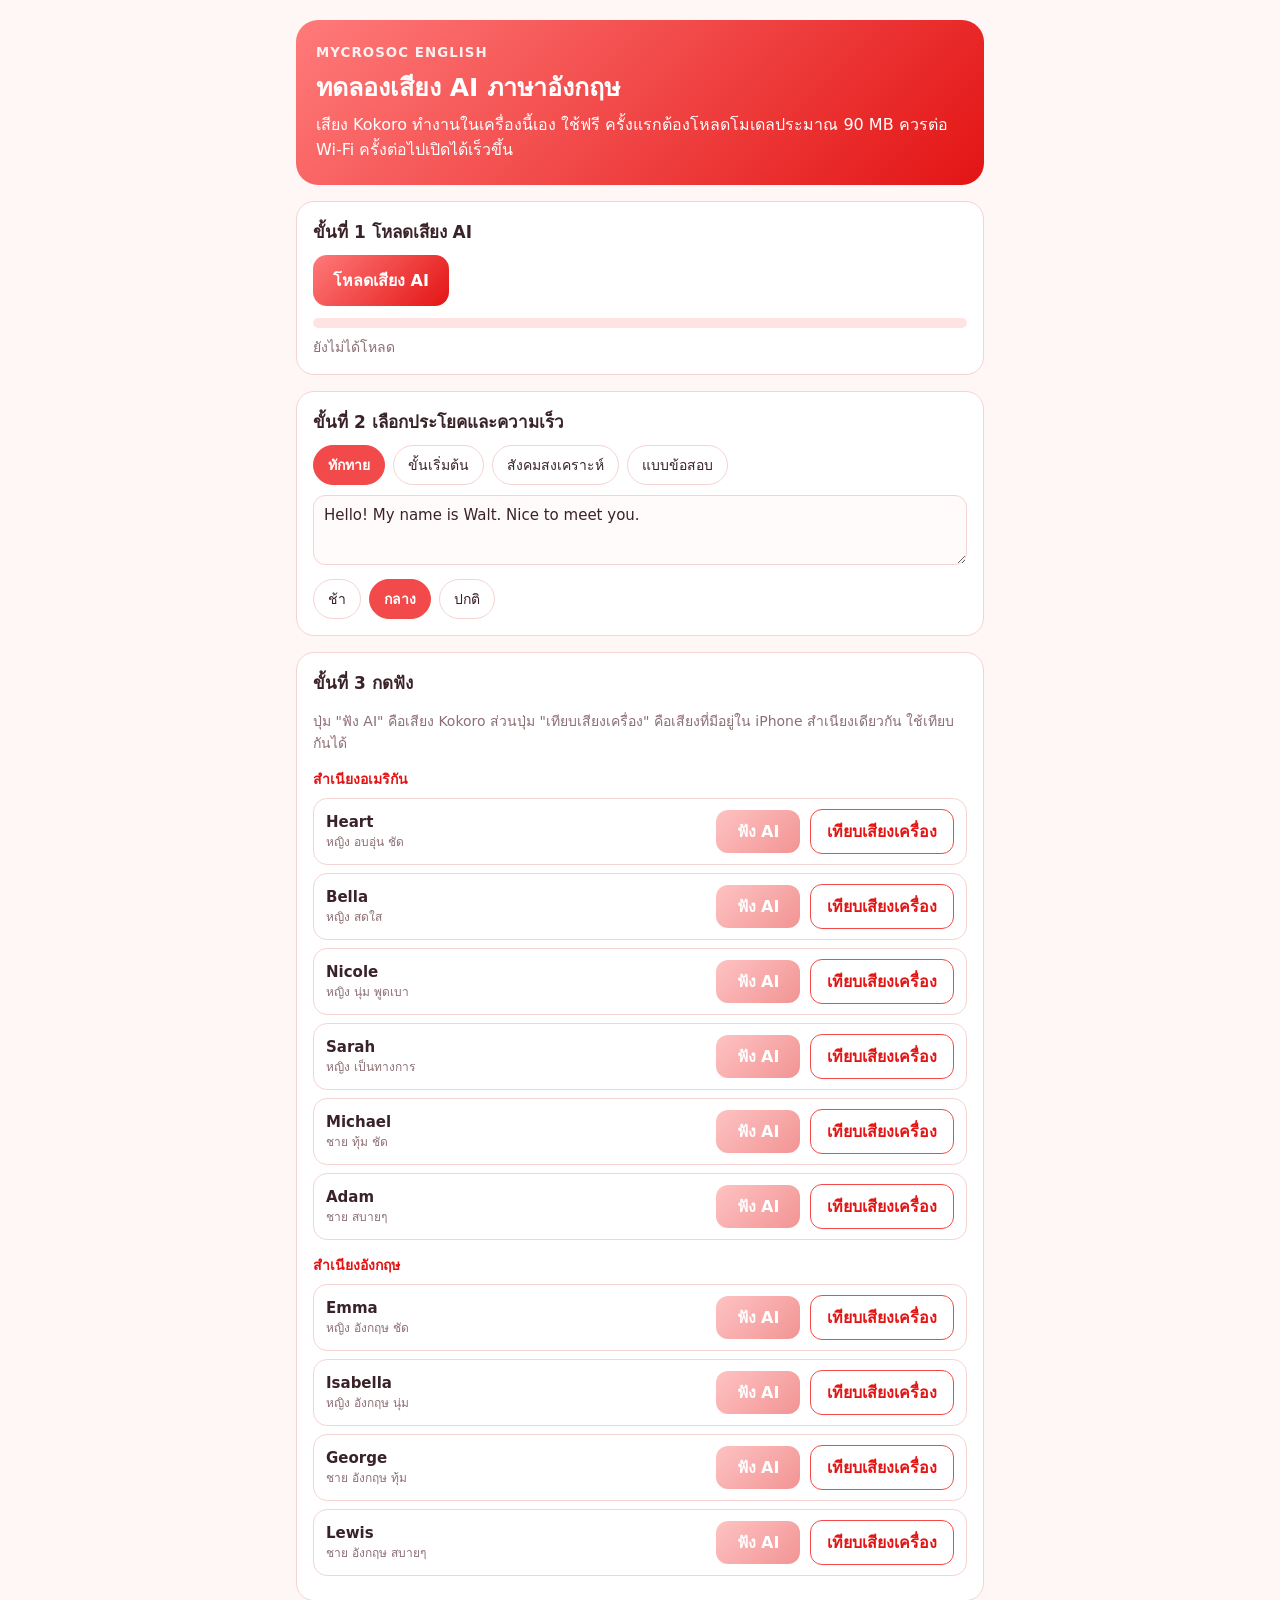
<file: kokoro-test.html>
<!DOCTYPE html>
<html lang="th">
<head>
<meta charset="utf-8">
<meta name="viewport" content="width=device-width,initial-scale=1">
<title>ทดลองเสียง AI ภาษาอังกฤษ MYCROSOC</title>
<style>
:root{--r1:#FF7A7A;--r2:#F24A4A;--r3:#E31414;--bg:#FFF6F6;--ink:#3A2328;--mut:#8C6E73;--line:#F6D3D3}
*{box-sizing:border-box}
body{margin:0;font-family:"Sarabun","Noto Sans Thai",system-ui,sans-serif;background:var(--bg);color:var(--ink)}
.wrap{max-width:720px;margin:0 auto;padding:20px 16px 48px}
.hero{background:linear-gradient(135deg,var(--r1),var(--r3));color:#fff;border-radius:22px;padding:22px 20px}
.hero small{letter-spacing:.08em;font-weight:700;opacity:.9}
.hero h1{margin:6px 0;font-size:25px}
.hero p{margin:0;line-height:1.55}
.sec{margin-top:16px;background:#fff;border:1px solid var(--line);border-radius:18px;padding:16px}
.sec h2{margin:0 0 10px;font-size:17px}
.chips{display:flex;flex-wrap:wrap;gap:8px}
.chip{border:1px solid var(--line);background:#fff;color:var(--ink);border-radius:999px;padding:8px 14px;font:inherit;font-size:14px;cursor:pointer}
.chip[aria-pressed="true"]{background:var(--r2);border-color:var(--r2);color:#fff;font-weight:700}
textarea{width:100%;min-height:70px;border:1px solid var(--line);border-radius:12px;padding:10px;font:inherit;font-size:15px;color:var(--ink);background:#FFFBFB;margin-top:10px}
.big{border:0;border-radius:14px;background:linear-gradient(135deg,var(--r1),var(--r3));color:#fff;font:inherit;font-weight:700;padding:13px 20px;cursor:pointer;font-size:16px}
.big:disabled{opacity:.5}
.bar{height:10px;border-radius:99px;background:#FFE3E3;overflow:hidden;margin-top:12px}
.bar i{display:block;height:100%;width:0;background:linear-gradient(90deg,var(--r1),var(--r3));transition:width .2s}
.st{margin-top:8px;font-size:14px;color:var(--mut)}
.grp h3{margin:14px 0 8px;font-size:14px;color:var(--r3)}
.v{display:flex;align-items:center;gap:10px;padding:10px 12px;border:1px solid var(--line);border-radius:14px;margin-bottom:8px}
.v .nm{flex:1}
.v .nm b{display:block;font-size:15px}
.v .nm span{font-size:12px;color:var(--mut)}
.pl{border:0;border-radius:12px;background:linear-gradient(135deg,var(--r1),var(--r3));color:#fff;font:inherit;font-weight:700;padding:9px 16px;cursor:pointer;min-width:84px}
.pl:disabled{opacity:.45}
.pl.dev{background:#fff;color:var(--r3);border:1px solid var(--r2)}
.note{font-size:14px;line-height:1.6;color:var(--mut)}
</style>
</head>
<body>
<div class="wrap">
  <section class="hero">
    <small>MYCROSOC ENGLISH</small>
    <h1>ทดลองเสียง AI ภาษาอังกฤษ</h1>
    <p>เสียง Kokoro ทำงานในเครื่องนี้เอง ใช้ฟรี ครั้งแรกต้องโหลดโมเดลประมาณ 90 MB ควรต่อ Wi‑Fi ครั้งต่อไปเปิดได้เร็วขึ้น</p>
  </section>

  <section class="sec">
    <h2>ขั้นที่ 1 โหลดเสียง AI</h2>
    <button class="big" id="load">โหลดเสียง AI</button>
    <div class="bar"><i id="bar"></i></div>
    <div class="st" id="st">ยังไม่ได้โหลด</div>
  </section>

  <section class="sec">
    <h2>ขั้นที่ 2 เลือกประโยคและความเร็ว</h2>
    <div class="chips" id="samples"></div>
    <textarea id="txt" aria-label="ข้อความที่จะอ่าน"></textarea>
    <div class="chips" id="rates" style="margin-top:10px"></div>
  </section>

  <section class="sec">
    <h2>ขั้นที่ 3 กดฟัง</h2>
    <p class="note">ปุ่ม "ฟัง AI" คือเสียง Kokoro ส่วนปุ่ม "เทียบเสียงเครื่อง" คือเสียงที่มีอยู่ใน iPhone สำเนียงเดียวกัน ใช้เทียบกันได้</p>
    <div id="list"></div>
  </section>
</div>
<script type="module">
const VOICES=[
 ['en-US','af_heart','Heart','หญิง อบอุ่น ชัด'],
 ['en-US','af_bella','Bella','หญิง สดใส'],
 ['en-US','af_nicole','Nicole','หญิง นุ่ม พูดเบา'],
 ['en-US','af_sarah','Sarah','หญิง เป็นทางการ'],
 ['en-US','am_michael','Michael','ชาย ทุ้ม ชัด'],
 ['en-US','am_adam','Adam','ชาย สบายๆ'],
 ['en-GB','bf_emma','Emma','หญิง อังกฤษ ชัด'],
 ['en-GB','bf_isabella','Isabella','หญิง อังกฤษ นุ่ม'],
 ['en-GB','bm_george','George','ชาย อังกฤษ ทุ้ม'],
 ['en-GB','bm_lewis','Lewis','ชาย อังกฤษ สบายๆ']];
const SAMPLES=[
 ['ทักทาย','Hello! My name is Walt. Nice to meet you.'],
 ['ขั้นเริ่มต้น','I wake up at six. I drink water and go to school.'],
 ['สังคมสงเคราะห์','The social worker meets the patient and the family to plan a safe discharge.'],
 ['แบบข้อสอบ','Could you tell me where the nearest pharmacy is? Sure, it is right next to the bank.']];
const RATES=[['ช้า',0.8],['กลาง',0.9],['ปกติ',1.0]];
let speed=0.9,tts=null,ctx=null,src=null,busy=false;
const $=id=>document.getElementById(id);
const txt=$('txt');txt.value=SAMPLES[0][1];
function chips(el,arr,isOn,onPick){arr.forEach((a,i)=>{const b=document.createElement('button');b.className='chip';b.textContent=a[0];b.setAttribute('aria-pressed',isOn(a,i)?'true':'false');b.onclick=()=>{[...el.children].forEach(c=>c.setAttribute('aria-pressed','false'));b.setAttribute('aria-pressed','true');onPick(a)};el.appendChild(b)})}
chips($('samples'),SAMPLES,(a,i)=>i===0,a=>txt.value=a[1]);
chips($('rates'),RATES,a=>a[1]===speed,a=>speed=a[1]);
function unlock(){try{ctx=ctx||new (window.AudioContext||window.webkitAudioContext)();if(ctx.state==='suspended')ctx.resume()}catch(e){}}
function stop(){try{src&&src.stop()}catch(e){}src=null}
function devVoice(lang){const S=window.speechSynthesis;if(!S)return null;const vs=S.getVoices().filter(v=>v.lang.replace('_','-')===lang);const sc=v=>(/premium/i.test(v.name)?50:0)+(/enhanced/i.test(v.name)?35:0)+(/ava|zoe|evan|nathan|serena|jamie|stephanie|daniel|samantha/i.test(v.name)?5:0);return vs.sort((a,b)=>sc(b)-sc(a))[0]||null}
const L=$('list');const btns=[];
['en-US','en-GB'].forEach(lang=>{const g=document.createElement('div');g.className='grp';g.innerHTML='<h3>'+(lang==='en-US'?'สำเนียงอเมริกัน':'สำเนียงอังกฤษ')+'</h3>';
 VOICES.filter(v=>v[0]===lang).forEach(([_,id,name,desc])=>{const r=document.createElement('div');r.className='v';
  const nm=document.createElement('div');nm.className='nm';const b=document.createElement('b');b.textContent=name;const s=document.createElement('span');s.textContent=desc;nm.append(b,s);
  const p=document.createElement('button');p.className='pl';p.textContent='ฟัง AI';p.disabled=true;btns.push(p);
  p.onclick=async()=>{if(!tts||busy)return;unlock();stop();if(window.speechSynthesis)speechSynthesis.cancel();busy=true;const old=p.textContent;p.textContent='กำลังสร้าง';$('st').textContent='กำลังสร้างเสียง '+name;
   const t0=performance.now();
   try{const a=await tts.generate(txt.value||SAMPLES[0][1],{voice:id,speed});
    const buf=ctx.createBuffer(1,a.audio.length,a.sampling_rate);buf.copyToChannel(a.audio,0);src=ctx.createBufferSource();src.buffer=buf;src.connect(ctx.destination);src.start();
    $('st').textContent='เสียง '+name+' ใช้เวลาสร้าง '+((performance.now()-t0)/1000).toFixed(1)+' วินาที';
   }catch(e){$('st').textContent='สร้างเสียงไม่สำเร็จ '+(e&&e.message||e)}
   p.textContent=old;busy=false};
  const d=document.createElement('button');d.className='pl dev';d.textContent='เทียบเสียงเครื่อง';
  d.onclick=()=>{stop();const S=window.speechSynthesis;if(!S)return;S.cancel();const u=new SpeechSynthesisUtterance(txt.value||SAMPLES[0][1]);const v=devVoice(lang);if(v){u.voice=v;$('st').textContent='เสียงเครื่อง: '+v.name}else $('st').textContent='ไม่พบเสียงเครื่องสำเนียงนี้';u.lang=lang;u.rate=speed*0.95;S.speak(u)};
  r.append(nm,p,d);g.appendChild(r)});L.appendChild(g)});
if(window.speechSynthesis){speechSynthesis.getVoices();speechSynthesis.onvoiceschanged=()=>{}}
$('load').onclick=async()=>{unlock();const lb=$('load');lb.disabled=true;$('st').textContent='กำลังเตรียมตัวโหลด';
 try{
  const {KokoroTTS}=await import('https://cdn.jsdelivr.net/npm/kokoro-js@1.2.1/+esm');
  const files={};
  tts=await KokoroTTS.from_pretrained('onnx-community/Kokoro-82M-v1.0-ONNX',{dtype:'q8',device:'wasm',progress_callback:p=>{
    if(p&&p.file&&p.total){files[p.file]=[p.loaded||0,p.total];let a=0,b=0;Object.values(files).forEach(([x,y])=>{a+=x;b+=y});const pc=Math.round(a/b*100);$('bar').style.width=pc+'%';$('st').textContent='กำลังโหลด '+(a/1048576).toFixed(0)+' จาก '+(b/1048576).toFixed(0)+' MB ('+pc+'%)'}}});
  $('bar').style.width='100%';$('st').textContent='พร้อมแล้ว กดฟัง AI ที่เสียงไหนก็ได้';lb.textContent='โหลดแล้ว';btns.forEach(b=>b.disabled=false);
 }catch(e){$('st').textContent='โหลดไม่สำเร็จ '+(e&&e.message||e)+' ลองต่อ Wi‑Fi แล้วกดใหม่';lb.disabled=false}};
</script>
</body>
</html>
</file>
